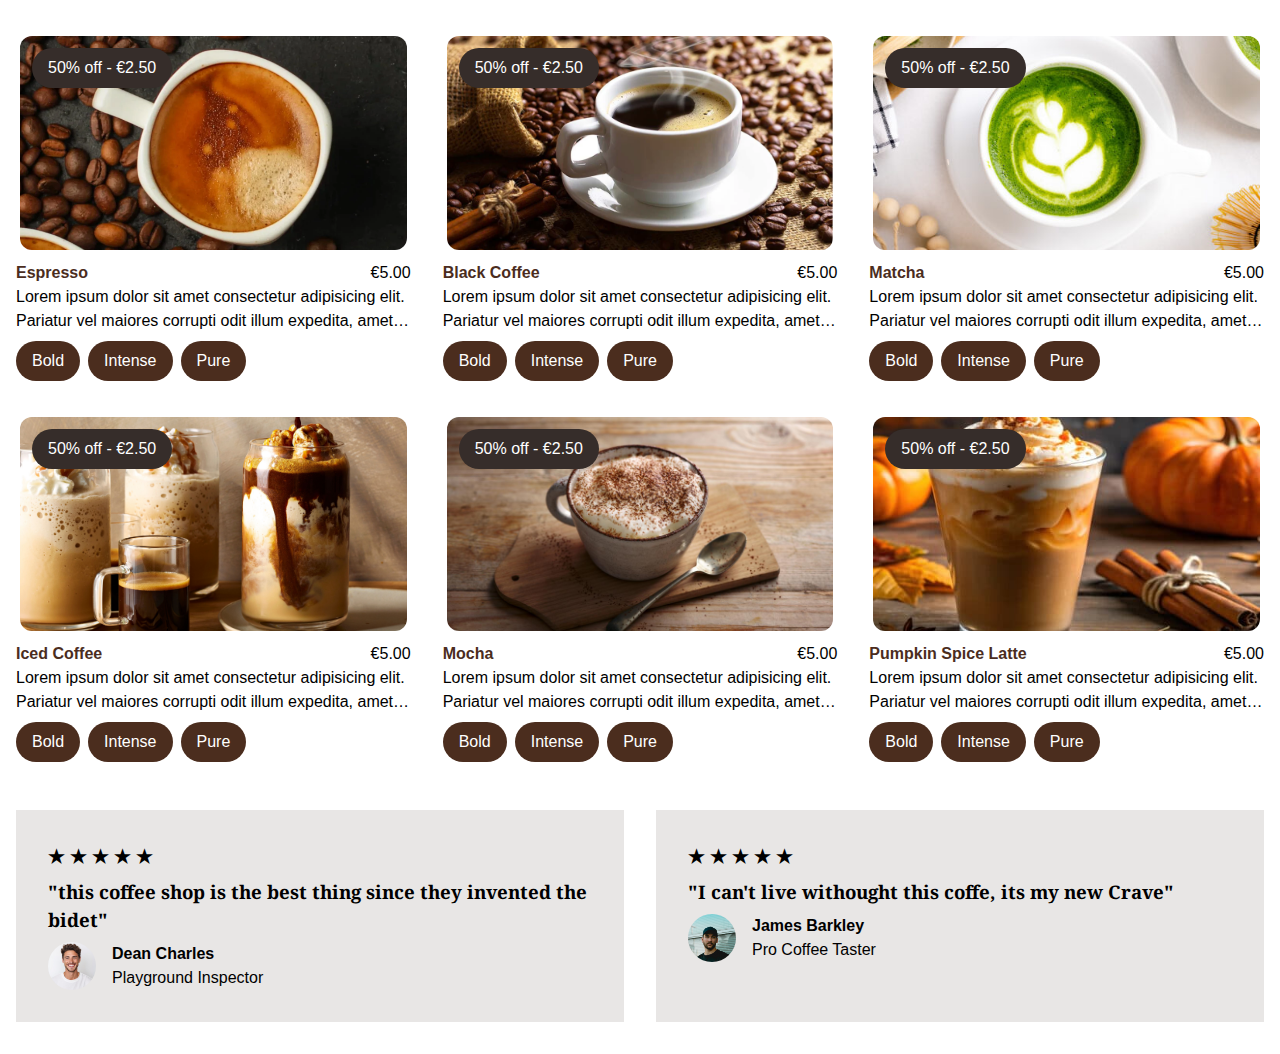
<file: coffee/index.html>
<!DOCTYPE html>
<html lang="en">
<head>
    <meta charset="UTF-8">
    <meta name="viewport" content="width=device-width, initial-scale=1.0">
    <link rel="stylesheet" href="style.css">
    <title>Coffee Shop</title>
</head>
<body>
    
    <main class="container">
        
        <section class="d-grid grid-3col sm-grid-1col gap-3">
            
            <!-- A column for a product -->
            <div class="col">
                <figure class="product-image">
                    <img src="assets/Coffee-cup.webp" alt="">
                    <figcaption class="product-tag">50% off - &euro;2.50</figcaption>
                </figure>
                
                <div class="d-flex flex-between">
                    <strong class="text-primary">Espresso</strong>
                    <span>&euro;5.00</span>
                </div>
                <p class="line-2">Lorem ipsum dolor sit amet consectetur adipisicing elit. Pariatur vel maiores corrupti odit illum expedita, amet labore cumque consequuntur delectus tempore voluptates quis, quasi saepe excepturi, officia perspiciatis aperiam distinctio.</p>
                
                
                <div class="tags">
                    <a href="#" class="tag-item">Bold</a>
                    <a href="#" class="tag-item">Intense</a>
                    <a href="#" class="tag-item">Pure</a>
                </div>
            </div>
            
            <div class="col">
                <figure class="product-image">
                    <img src="assets/Black-Coffee.webp" alt="">
                    <figcaption class="product-tag">50% off - &euro;2.50</figcaption>
                </figure>
                
                <div class="d-flex flex-between">
                    <strong class="text-primary">Black Coffee</strong>
                    <span>&euro;5.00</span>
                </div>
                <p class="line-2">Lorem ipsum dolor sit amet consectetur adipisicing elit. Pariatur vel maiores corrupti odit illum expedita, amet labore cumque consequuntur delectus tempore voluptates quis, quasi saepe excepturi, officia perspiciatis aperiam distinctio.</p>
                
                
                <div class="tags">
                    <a href="#" class="tag-item">Bold</a>
                    <a href="#" class="tag-item">Intense</a>
                    <a href="#" class="tag-item">Pure</a>
                </div>
            </div>
            
            <div class="col">
                <figure class="product-image">
                    <img src="assets/Matcha.jpg" alt="">
                    <figcaption class="product-tag">50% off - &euro;2.50</figcaption>
                </figure>
                
                <div class="d-flex flex-between">
                    <strong class="text-primary">Matcha</strong>
                    <span>&euro;5.00</span>
                </div>
                <p class="line-2">Lorem ipsum dolor sit amet consectetur adipisicing elit. Pariatur vel maiores corrupti odit illum expedita, amet labore cumque consequuntur delectus tempore voluptates quis, quasi saepe excepturi, officia perspiciatis aperiam distinctio.</p>
                
                
                <div class="tags">
                    <a href="#" class="tag-item">Bold</a>
                    <a href="#" class="tag-item">Intense</a>
                    <a href="#" class="tag-item">Pure</a>
                </div>
            </div>
            
            <div class="col">
                <figure class="product-image">
                    <img src="assets/Iced-Coffee.jpg" alt="">
                    <figcaption class="product-tag">50% off - &euro;2.50</figcaption>
                </figure>
                
                <div class="d-flex flex-between">
                    <strong class="text-primary">Iced Coffee</strong>
                    <span>&euro;5.00</span>
                </div>
                <p class="line-2">Lorem ipsum dolor sit amet consectetur adipisicing elit. Pariatur vel maiores corrupti odit illum expedita, amet labore cumque consequuntur delectus tempore voluptates quis, quasi saepe excepturi, officia perspiciatis aperiam distinctio.</p>
                
                
                <div class="tags">
                    <a href="#" class="tag-item">Bold</a>
                    <a href="#" class="tag-item">Intense</a>
                    <a href="#" class="tag-item">Pure</a>
                </div>
            </div>
            
            <div class="col">
                <figure class="product-image">
                    <img src="assets/Mocha.jpg" alt="">
                    <figcaption class="product-tag">50% off - &euro;2.50</figcaption>
                </figure>
                
                <div class="d-flex flex-between">
                    <strong class="text-primary">Mocha</strong>
                    <span>&euro;5.00</span>
                </div>
                <p class="line-2">Lorem ipsum dolor sit amet consectetur adipisicing elit. Pariatur vel maiores corrupti odit illum expedita, amet labore cumque consequuntur delectus tempore voluptates quis, quasi saepe excepturi, officia perspiciatis aperiam distinctio.</p>
                
                
                <div class="tags">
                    <a href="#" class="tag-item">Bold</a>
                    <a href="#" class="tag-item">Intense</a>
                    <a href="#" class="tag-item">Pure</a>
                </div>
            </div>
            
            <div class="col">
                <figure class="product-image">
                    <img src="assets/Pumpkin-Spice-Latte.jpg" alt="">
                    <figcaption class="product-tag">50% off - &euro;2.50</figcaption>
                </figure>
                
                <div class="d-flex flex-between">
                    <strong class="text-primary">Pumpkin Spice Latte</strong>
                    <span>&euro;5.00</span>
                </div>
                <p class="line-2">Lorem ipsum dolor sit amet consectetur adipisicing elit. Pariatur vel maiores corrupti odit illum expedita, amet labore cumque consequuntur delectus tempore voluptates quis, quasi saepe excepturi, officia perspiciatis aperiam distinctio.</p>
                
                
                <div class="tags">
                    <a href="#" class="tag-item">Bold</a>
                    <a href="#" class="tag-item">Intense</a>
                    <a href="#" class="tag-item">Pure</a>
                </div>
            </div>
        </section>

        <section class="d-grid grid-2col sm-grid-1col gap-3">

            <div class="bg-muted p-3">

    <h3>
        &starf;
        &starf;
        &starf;
        &starf;
        &starf;
    </h3>

    <h3>
        "this coffee shop is the best thing
        since they invented the bidet"
    </h3>

    <div class="profile">
            <img src="assets/Dude.jpg" alt="">
            <strong class="name">Dean Charles</strong>
            <span class="job-title">Playground Inspector</span>
        </div>

            </div>


                <div class="bg-muted p-3">

    <h3>
        &starf;
        &starf;
        &starf;
        &starf;
        &starf;
    </h3>

    <h3>
        "I can't live withought this coffe, its my new Crave"
    </h3>

    <div class="profile">
            <img src="assets/Dude-2.jpg" alt="">
            <strong class="name">James Barkley</strong>
            <span class="job-title">Pro Coffee Taster</span>
        </div>

            </div>
        </section>



    </main>
    
</body>
</html>
</file>
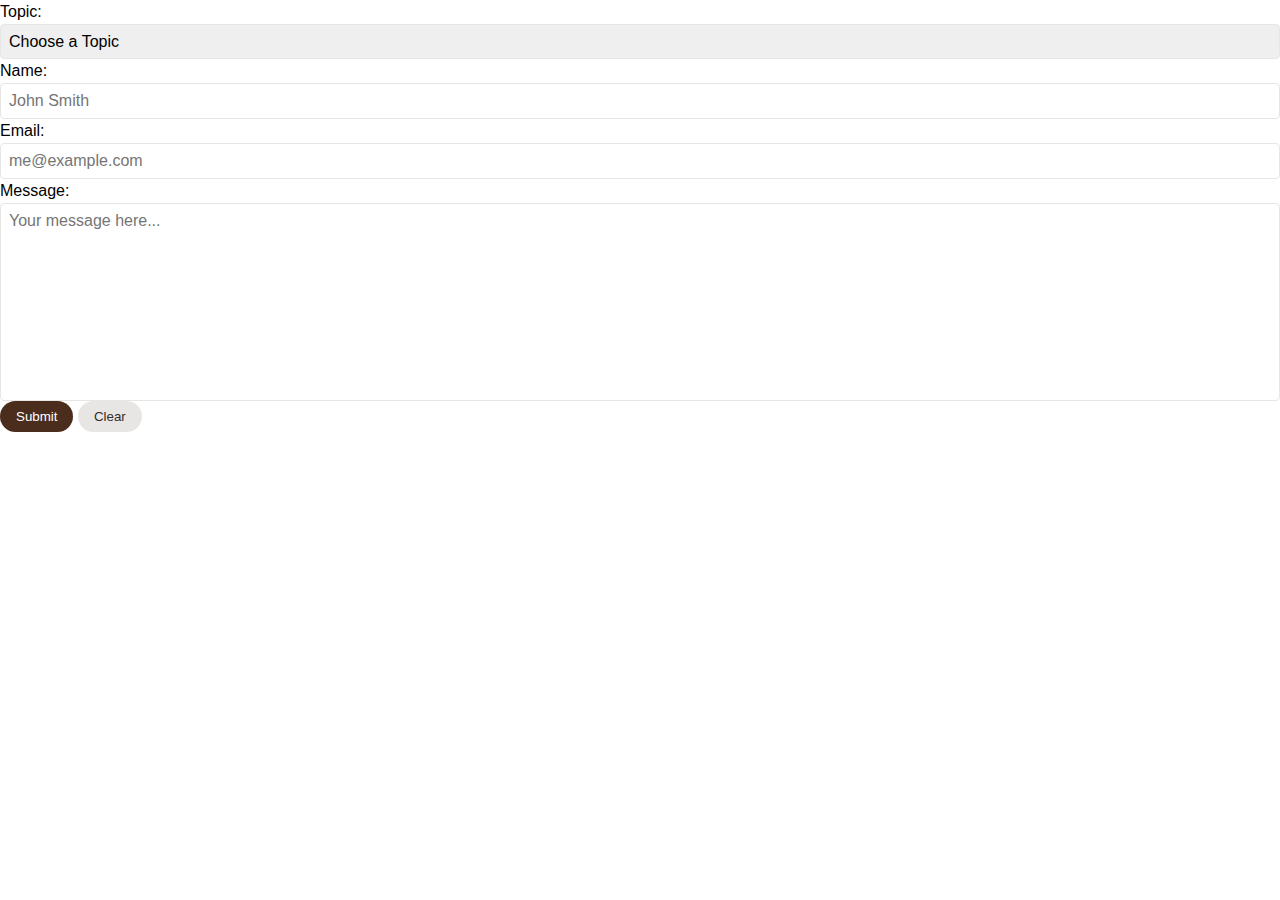
<file: coffee/contact.html>
<!DOCTYPE html>
<html lang="en">
<head>
    <meta charset="UTF-8">
    <meta name="viewport" content="width=device-width, initial-scale=1.0">
    <link rel="stylesheet" href="style.css">
    <title>Contact Form</title>
</head>
<body>
    
    <!-- mailto: starts an email to be sent to a specific address -->
    <form action="mailto:info@coffee.com" method="post" enctype="text/plain" class="contact-form">

        <div class="input-section">
            <label for="input-topic">Topic:</label>
            <select name="Topic" id="input-topic" required>
                <option value="" disabled selected>Choose a Topic</option>
                <option value="love-coffee">I love coffee</option>
                <option value="hate-coffee">I hate coffee</option>
            </select>
        </div>
        
        <div class="input-section">
            <label for="input-name">Name:</label>
            <input type="text" name="name" id="input-name" placeholder="John Smith" required>
        </div>
        
        <div class="input-section">
            <label for="input-email">Email:</label>
            <input type="email" name="email" id="input-email" placeholder="me@example.com" required>
        </div>
        
        <div class="input-section">
            <label for="input-message">Message:</label>
            <textarea name="message" id="input-message" cols="30" rows="10" placeholder="Your message here..." required minlength="20"></textarea>
        </div>
        
        <button type="submit" class="btn btn-primary">Submit</button>
        <button type="reset" class="btn btn-secondary">Clear</button>

    </form>
    
</body>
</html>
</file>
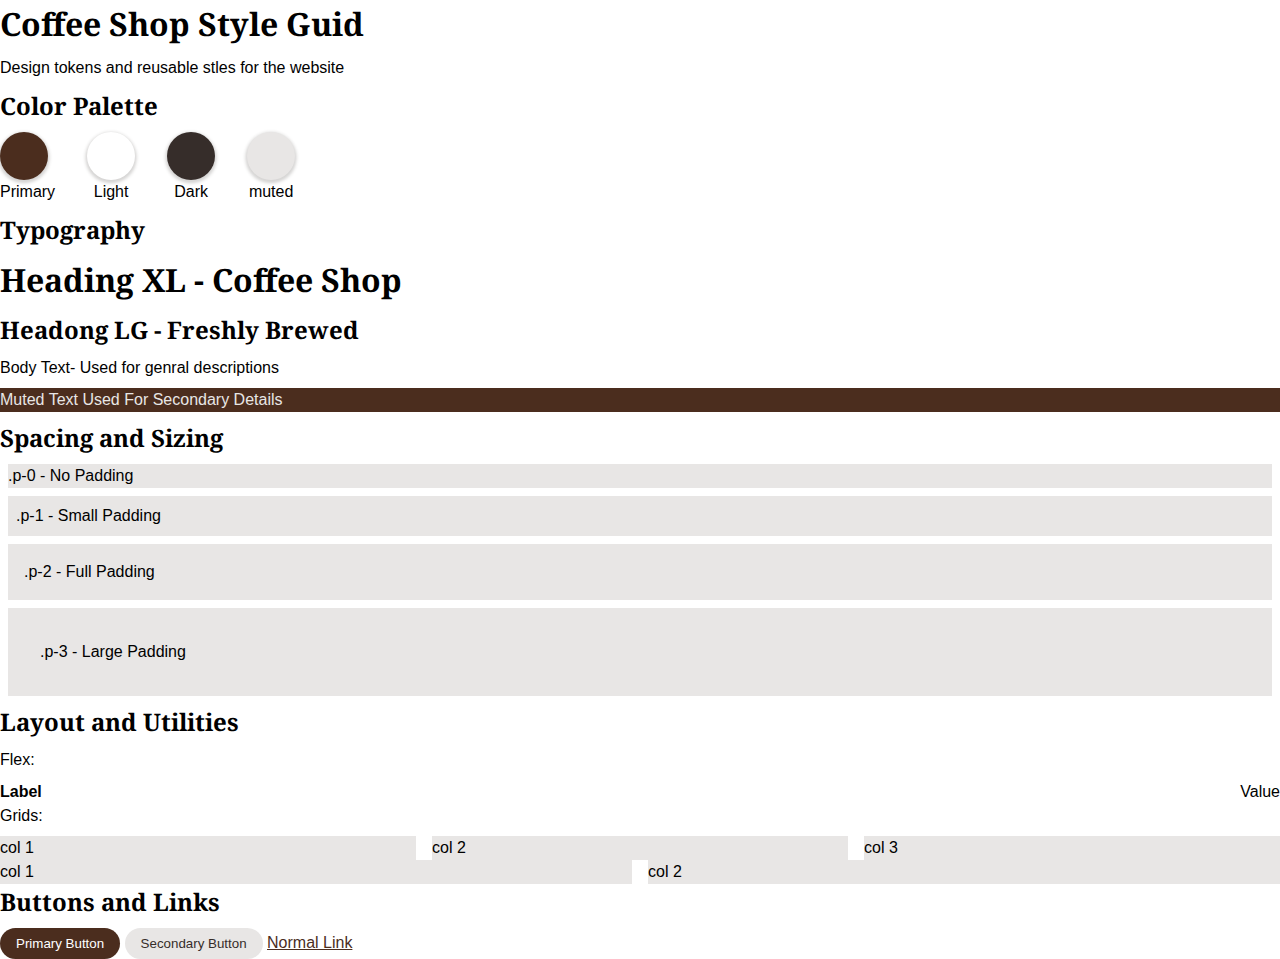
<file: coffee/style-guide.html>
<!DOCTYPE html>
<html lang="en">
<head>
    <meta charset="UTF-8">
    <meta name="viewport" content="width=device-width, initial-scale=1.0">
    <link rel="stylesheet" href="style.css">
    <title>coffee shop style guide</title>
</head>
<body>
    
    <!-- Unique Website Content-->
    <main>
        <h1>Coffee Shop Style Guid</h1>
        <p>Design tokens and reusable stles for the website</p>
        
        <section>
            <h2>Color Palette</h2>
            
            <article class="swatches gap-3">
                
                <!-- Color Swatch-->
                <div class="swatch">
                    <div class="swatch-value bg-primary"></div>
                    <p class="swatch-name">Primary</p>
                </div>
                <!-- Color Swatch-->
                <div class="swatch">
                    <div class="swatch-value bg-light"></div>
                    <p class="swatch-name">Light</p>
                </div>
                <!-- Color Swatch-->
                <div class="swatch">
                    <div class="swatch-value bg-dark"></div>
                    <p class="swatch-name">Dark</p>
                </div>
                <!-- Color Swatch-->
                <div class="swatch">
                    <div class="swatch-value bg-muted"></div>
                    <p class="swatch-name">muted</p>
                </div>
            </article>
            
            
        </section>
        <section>
            <h2>Typography</h2>
            <h1 class="heading-xl">Heading XL - Coffee Shop</h1>
            <h2 class="heading-lg">Headong LG - Freshly Brewed</h2>
            <p>Body Text- Used for genral descriptions</p>
            <p class="bg-primary text-muted">Muted Text Used For Secondary Details</p>
        </section>
        
        <section>
            <h2>Spacing and Sizing</h2>
            
            <div class="p-0 bg-muted m-1">
                .p-0 - No Padding
            </div>
            
            <div class="p-1 bg-muted m-1">
                .p-1 - Small Padding
            </div>
            <div class="p-2 bg-muted m-1">
                .p-2 - Full Padding
            </div>
            <div class="p-3 bg-muted m-1">
                .p-3 - Large Padding
            </div>
        </section>
        <section>
            <h2> Layout and Utilities</h2>
            
            <p>Flex:</p>
            <div class="d-flex flex-between">
                <strong>Label</strong>
                <span>Value</span>
            </div>
            
            <p>Grids:</p>
            <div class="d-grid grid-3col gap-2">
                <div class="bg-muted">col 1</div>
                <div class="bg-muted">col 2</div>
                <div class="bg-muted">col 3</div>
            </div>
            
            <div class="d-grid grid-2col gap-2">
                <div class="bg-muted">col 1</div>
                <div class="bg-muted">col 2</div>
                
            </div>
        </section>
        
        <section>
            <h2>Buttons and Links</h2>
            <button class="btn btn-primary">Primary Button</button>
            <button class="btn btn-secondary">Secondary Button</button>
            <a href="#" class="link">Normal Link</a>
        </section>
    </main>
    
</body>
</html>
</file>
<file: coffee/style.css>
@import url('https://fonts.googleapis.com/css2?family=Noto+Serif:ital,wght@0,100..900;1,100..900&family=Roboto:ital,wght@0,100..900;1,100..900&display=swap');

/* CSS Variables */
:root {
    --primary: #4b2d1e;
    --primary-tint: #734f3d;
    --primary-shade: #30190d;
    
    --dark: #362d2a;
    --light: #ffffff;
    
    --muted: #e8e6e5;
    --muted-tint: #f8f6f5;
    --muted-shade: #d8d6d5;
    --shadow-dark: 0 0.1rem 0.2rem o.1rem #2d282333;
    --shadow-light:0 0.1 rem 0.2rem 0.1rem #e1e1e18c;
    
    --font-normal: Robot, Ariel, sans-serif;
    --font-heading: 'Noto Serif', serif;
    
    --space-0: 0;
    --space-1: 0.5rem;
    --space-2: 1rem;
    --space-3: 2rem;
} 

/* CSS Reset - Targets everything */
*{
    box-sizing: border-box;
    margin: 0;
    padding: 0;
}

body {
    font-family: var(--font-normal);
    line-height: 1.5;
}
h1, h2, h3, h4, h5, h6 {
    font-family: var(--font-heading);
    margin-bottom: 0.5rem;
}
p{
    margin-bottom: 0.5rem;
}
/****************************** BUTTONS ******************************/

.btn {
    border: none;
    border-radius: 1rem;
    
    padding: var(--space-1) var(--space-2);
    
    cursor: pointer;
}

.btn-primary {
    background-color: var(--primary);
    color: var(--light);
}

.btn-primary:hover {
    background-color: var(--primary-tint);
}
.btn-primary:active {
    background-color: var(--primary-shade);
}

.btn-secondary { background-color: var(--muted);
    color: var(--dark);
}
.btn-secondary:hover {
    background-color: var(--muted-tint);
}
.btn-secondary:active {
    background-color: var(--muted-shade);
}

.link {
    color: var(--primary);
    text-decoration: underline;
}
.link:hover {
    color: var(--primary-tint);
}

/****************************** COLOR ******************************/

.bg-primary {background-color: var(--primary);}
.bg-dark {background-color: var(--dark);}
.bg-light{background-color: var(--light);}
.bg-muted {background-color:var(--muted);}

.text-primary {color: var(--primary);}
.text-dark {color: var(--dark);}
.text-light {color: var(--light);}
.text-muted {color:var(--muted);}


/****************************** COMPONENTS **********************/
.product-image {
    position: relative;
}

.product-image img {
    /*this tells all children that this is a parant*/
    aspect-ratio: 16 / 9;
    width: 100%;

    object-fit: cover;
    border: 4px solid var(--light);
    border-radius: var(--space-2);
}
.product-image .product-tag {
    background-color: var(--dark);
    color: var(--light);
box-shadow: var(--shadow-light);
    padding: var(--space-1) var(--space-2);
    border-radius: var(--space-3);

    position: absolute;
    left: var(--space-2);
    top: var(--space-2);
}
    .profile{
        display: grid;
        grid-template-columns: auto 1fr;
        grid-template-rows: repeat(2, 1fr);
        column-gap: var(--space-2);
    }

    .profile img{
        aspect-ratio: 1 / 1;
        width: 3rem;
        object-fit: cover;
        border-radius: 100%;

        grid-column: 1;
        grid-row: span 2;
    }

    .profile .name {
        grid-column: 2;
        grid-row: 1;
    }
    .profile .job-title {
        grid-column: 2;
        grid-row: 2;
    }

.tags {
    display: flex;
    list-style: none;
    gap: var(--space-1);
}
    .tags .tag-item {
        background-color: var(--primary);
        color: var(--light);

        text-decoration: none;

        padding: var(--space-1) var(--space-2);
        border-radius: var(--space-3);

    }
/****************************** LAYOUT **********************/
.container{
    max-width: 1280px;
    margin: var(--space-2) auto;
}

.container section{
    box-shadow: var(--shadow-dark);
    padding: var(--space-2);
    margin-top: var(--space-2);
}
.d-flex { display: flex; }
.d-grid { display: grid; }
.flex-between { justify-content: space-between; }
.grid-3col {
    grid-template-columns: repeat(3, 1fr);
}
.grid-2col {
    grid-template-columns: repeat(2, 1fr);
}

/****************************** SPACING **********************/
.p-0 { padding: var(--space-0); }
.p-1 { padding: var(--space-1); }
.p-2 { padding: var(--space-2); }
.p-3 { padding: var(--space-3); }

.m-0 { margin: var(--space-0); }
.m-1 { margin: var(--space-1); }
.m-2 { margin: var(--space-2); }
.m-3 { margin: var(--space-3); }

.gap-0 { gap: var(--space-0); }
.gap-1 { gap: var(--space-1); }
.gap-2 { gap: var(--space-2); }
.gap-3 { gap: var(--space-3); }


/****************************** SWATCHES **********************/
.swatches {
    display: flex;
}

.swatch .swatch-value {
    display: flex;
    border-radius: 100%;
    aspect-ratio:1 / 1;
    width: 3rem; /* Root font size: 16pc */
    box-shadow: var(--shadow-dark);
    
    box-shadow: 0 0.1rem 0.2rem 0.1rem rgba(45, 40, 35, 0.2)
}
.swatch .swatch-name {
    text-align: center;
}

/****************************** TEXT **********************/
.line-1 {

    display: -webkit-box;
    -webkit-box-orient: vertical;
    -webkit-line-clamp: 1;
    line-clamp: 1;

    height: 1.5em;
    overflow: clip;
    text-overflow: ellipsis;
}

.line-2 {

    display: -webkit-box;
    -webkit-box-orient: vertical;
    -webkit-line-clamp: 2;
    line-clamp: 2;

    height: 3em;
    overflow: clip;
    text-overflow: ellipsis;
}

/****************************** CONTACT **********************/

.contact-form input,
.contact-form textarea,
.contact-form select {
    appearance: none;

    font-family: var(--muted);
    font-size: 1em;

    border-color: var(--muted);
    border-width: 1px;
    border-style: solid;
    border-radius: 4px;

    display: block;
    width: 100%;
    padding: var(--space-1);
}

.contact-form textarea {
    resize: none;
}

/****************************** MOBILE **********************/
@media (max-width: 600px){

    .sm-grid-1col {
        grid-template-columns: 1fr;
    }

    .sm-grid-2col {
        grid-template-columns:repeat(2, 1fr);
    }

}
</file>
